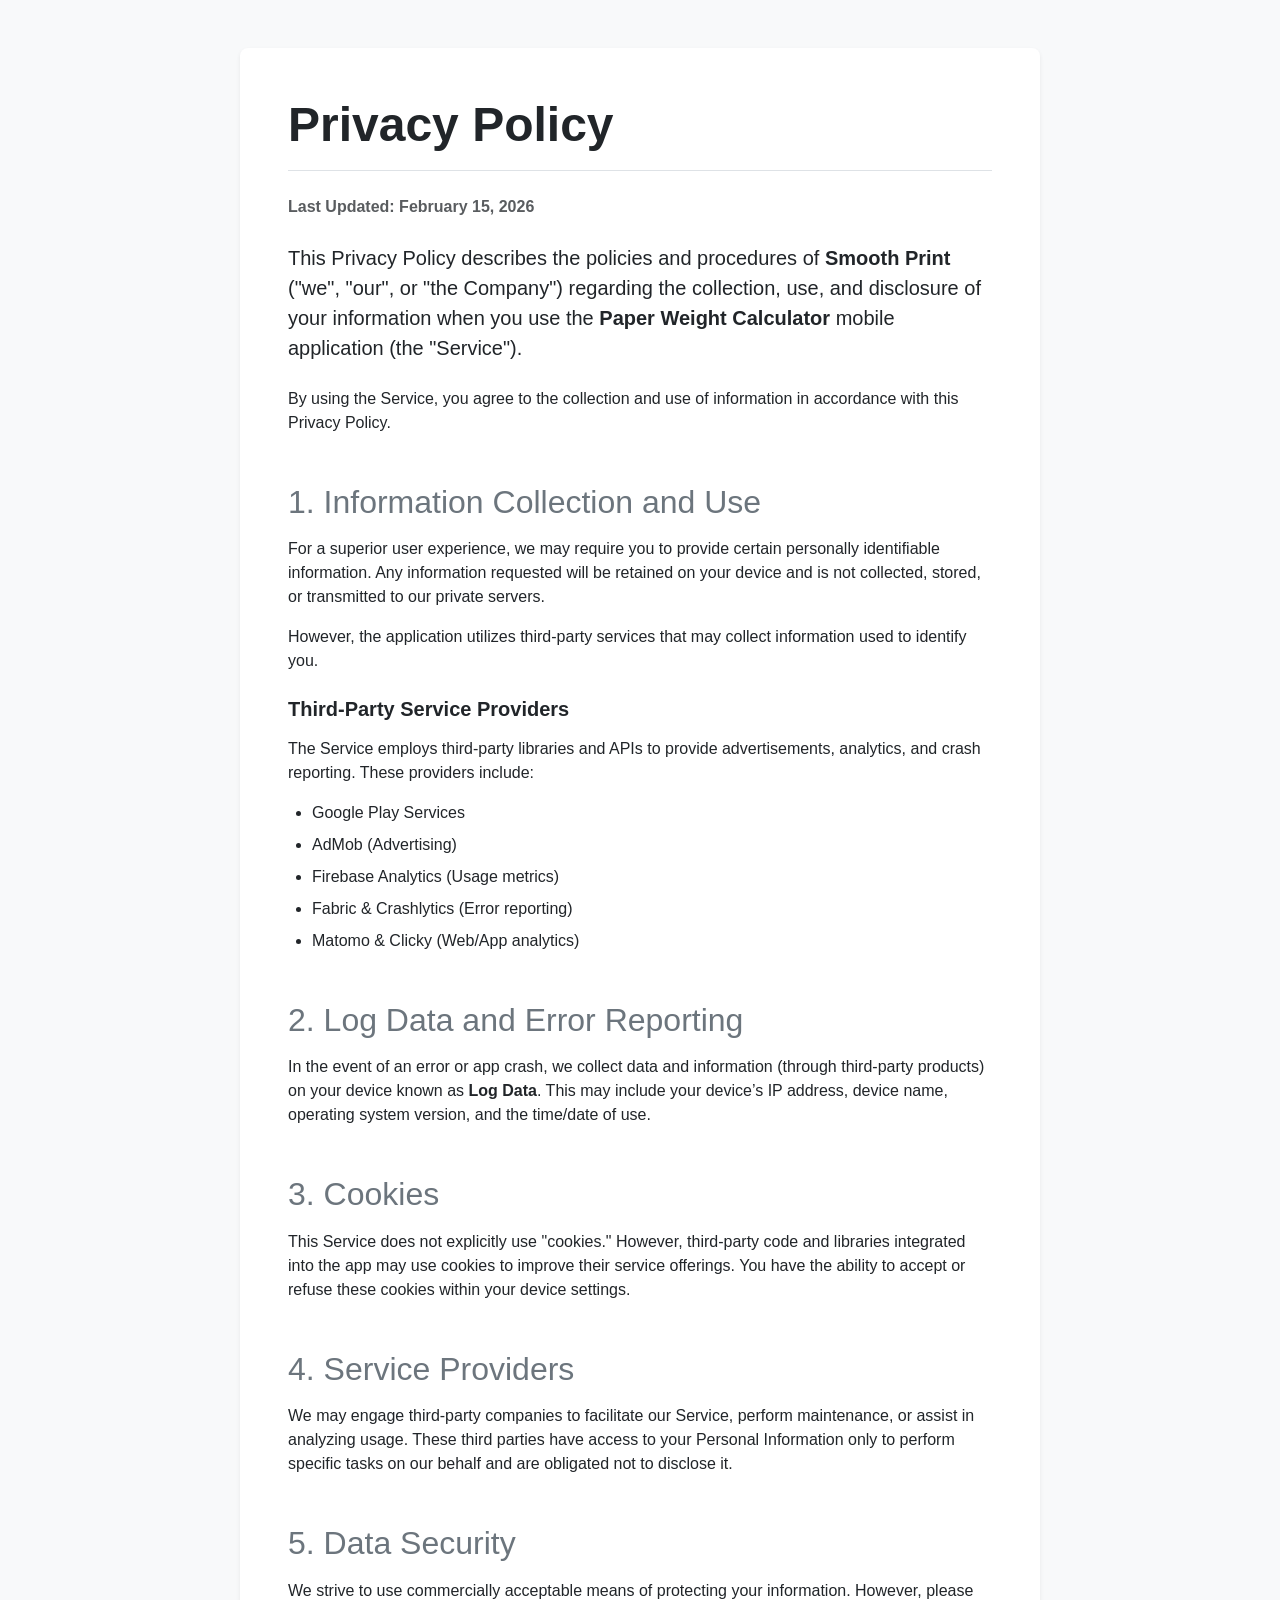
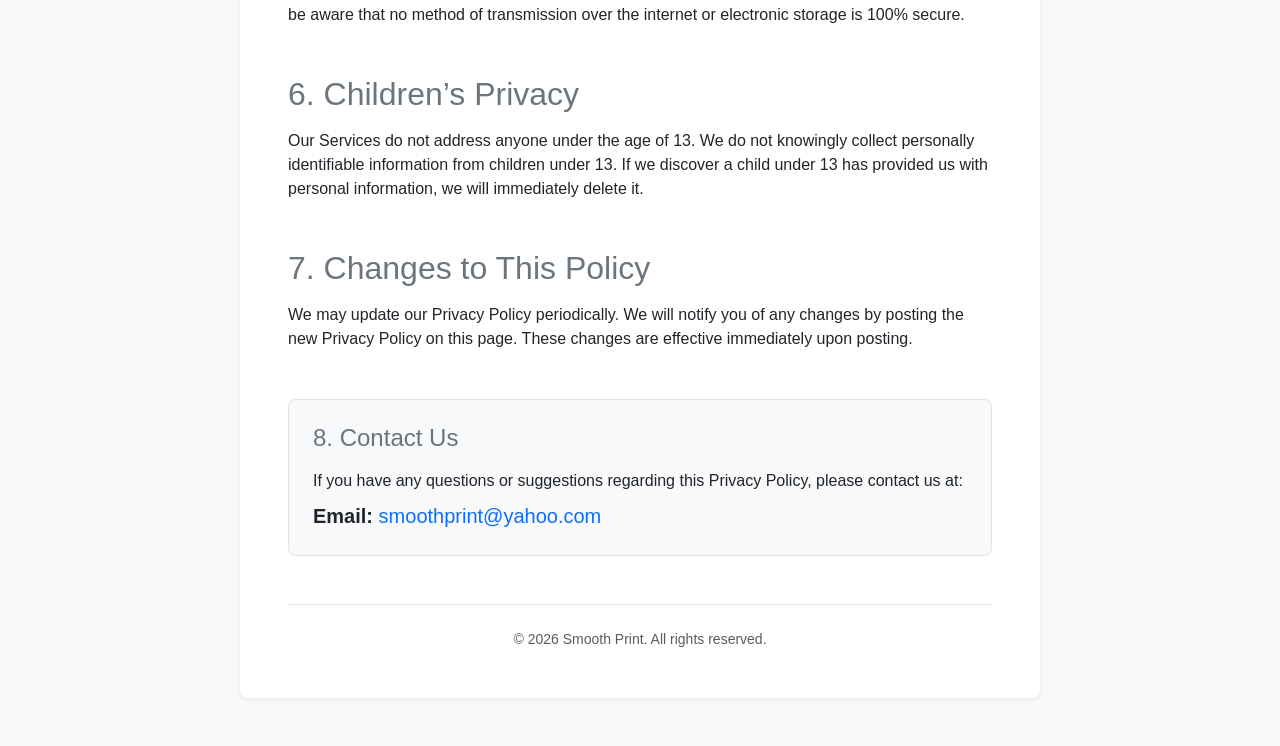
<file: pppwc.html>
<!DOCTYPE html>
<html lang="en">

<head>
    <meta charset="UTF-8">
    <meta name="viewport" content="width=device-width, initial-scale=1.0">
    <title>Privacy Policy - Paper Weight Calculator</title>
    <!-- Bootstrap 5 CSS -->
    <link href="https://cdn.jsdelivr.net/npm/bootstrap@5.0.2/dist/css/bootstrap.min.css" rel="stylesheet">
</head>

<body class="bg-light text-dark"
    style="font-family: -apple-system, BlinkMacSystemFont, 'Segoe UI', Roboto, Helvetica, Arial, sans-serif;">

    <div class="container my-5 p-4 p-md-5 bg-white rounded-3 shadow-sm" style="max-width: 800px;">
        <h1 class="border-bottom pb-3 mb-4 display-5 fw-bold">Privacy Policy</h1>
        <p class="text-muted fw-bold mb-4">Last Updated: February 15, 2026</p>

        <p class="fs-5 mb-4">This Privacy Policy describes the policies and procedures of <strong>Smooth Print</strong>
            ("we", "our", or
            "the Company") regarding the collection, use, and disclosure of your information when you use the
            <strong>Paper Weight Calculator</strong> mobile application (the "Service").
        </p>

        <p class="mb-4">By using the Service, you agree to the collection and use of information in accordance with this
            Privacy
            Policy.</p>

        <h2 class="mt-5 mb-3 text-secondary">1. Information Collection and Use</h2>
        <p>For a superior user experience, we may require you to provide certain personally identifiable information.
            Any information requested will be retained on your device and is not collected, stored, or transmitted to
            our private servers.</p>
        <p class="mb-4">However, the application utilizes third-party services that may collect information used to
            identify you.</p>

        <h3 class="mt-4 mb-3 fs-5 text-dark fw-bold">Third-Party Service Providers</h3>
        <p>The Service employs third-party libraries and APIs to provide advertisements, analytics, and crash reporting.
            These providers include:</p>
        <ul class="mb-4 ps-4">
            <li class="mb-2">Google Play Services</li>
            <li class="mb-2">AdMob (Advertising)</li>
            <li class="mb-2">Firebase Analytics (Usage metrics)</li>
            <li class="mb-2">Fabric & Crashlytics (Error reporting)</li>
            <li class="mb-2">Matomo & Clicky (Web/App analytics)</li>
        </ul>

        <h2 class="mt-5 mb-3 text-secondary">2. Log Data and Error Reporting</h2>
        <p class="mb-4">In the event of an error or app crash, we collect data and information (through third-party
            products) on your
            device known as <strong>Log Data</strong>. This may include your device’s IP address, device name, operating
            system version, and the time/date of use.</p>

        <h2 class="mt-5 mb-3 text-secondary">3. Cookies</h2>
        <p class="mb-4">This Service does not explicitly use "cookies." However, third-party code and libraries
            integrated into the
            app may use cookies to improve their service offerings. You have the ability to accept or refuse these
            cookies within your device settings.</p>

        <h2 class="mt-5 mb-3 text-secondary">4. Service Providers</h2>
        <p class="mb-4">We may engage third-party companies to facilitate our Service, perform maintenance, or assist in
            analyzing
            usage. These third parties have access to your Personal Information only to perform specific tasks on our
            behalf and are obligated not to disclose it.</p>

        <h2 class="mt-5 mb-3 text-secondary">5. Data Security</h2>
        <p class="mb-4">We strive to use commercially acceptable means of protecting your information. However, please
            be aware that
            no method of transmission over the internet or electronic storage is 100% secure.</p>

        <h2 class="mt-5 mb-3 text-secondary">6. Children’s Privacy</h2>
        <p class="mb-4">Our Services do not address anyone under the age of 13. We do not knowingly collect personally
            identifiable
            information from children under 13. If we discover a child under 13 has provided us with personal
            information, we will immediately delete it.</p>

        <h2 class="mt-5 mb-3 text-secondary">7. Changes to This Policy</h2>
        <p class="mb-5">We may update our Privacy Policy periodically. We will notify you of any changes by posting the
            new Privacy
            Policy on this page. These changes are effective immediately upon posting.</p>

        <div class="p-4 bg-light rounded-3 mb-5 border">
            <h2 class="mb-3 text-secondary h4">8. Contact Us</h2>
            <p class="mb-2">If you have any questions or suggestions regarding this Privacy Policy, please contact us
                at:</p>
            <p class="m-0 fs-5"><strong>Email:</strong> <a href="mailto:smoothprint@yahoo.com"
                    class="text-primary text-decoration-none">smoothprint@yahoo.com</a></p>
        </div>

        <div class="text-center text-muted small mt-5 pt-4 border-top">
            &copy; 2026 Smooth Print. All rights reserved.
        </div>
    </div>

</body>

</html>
</file>
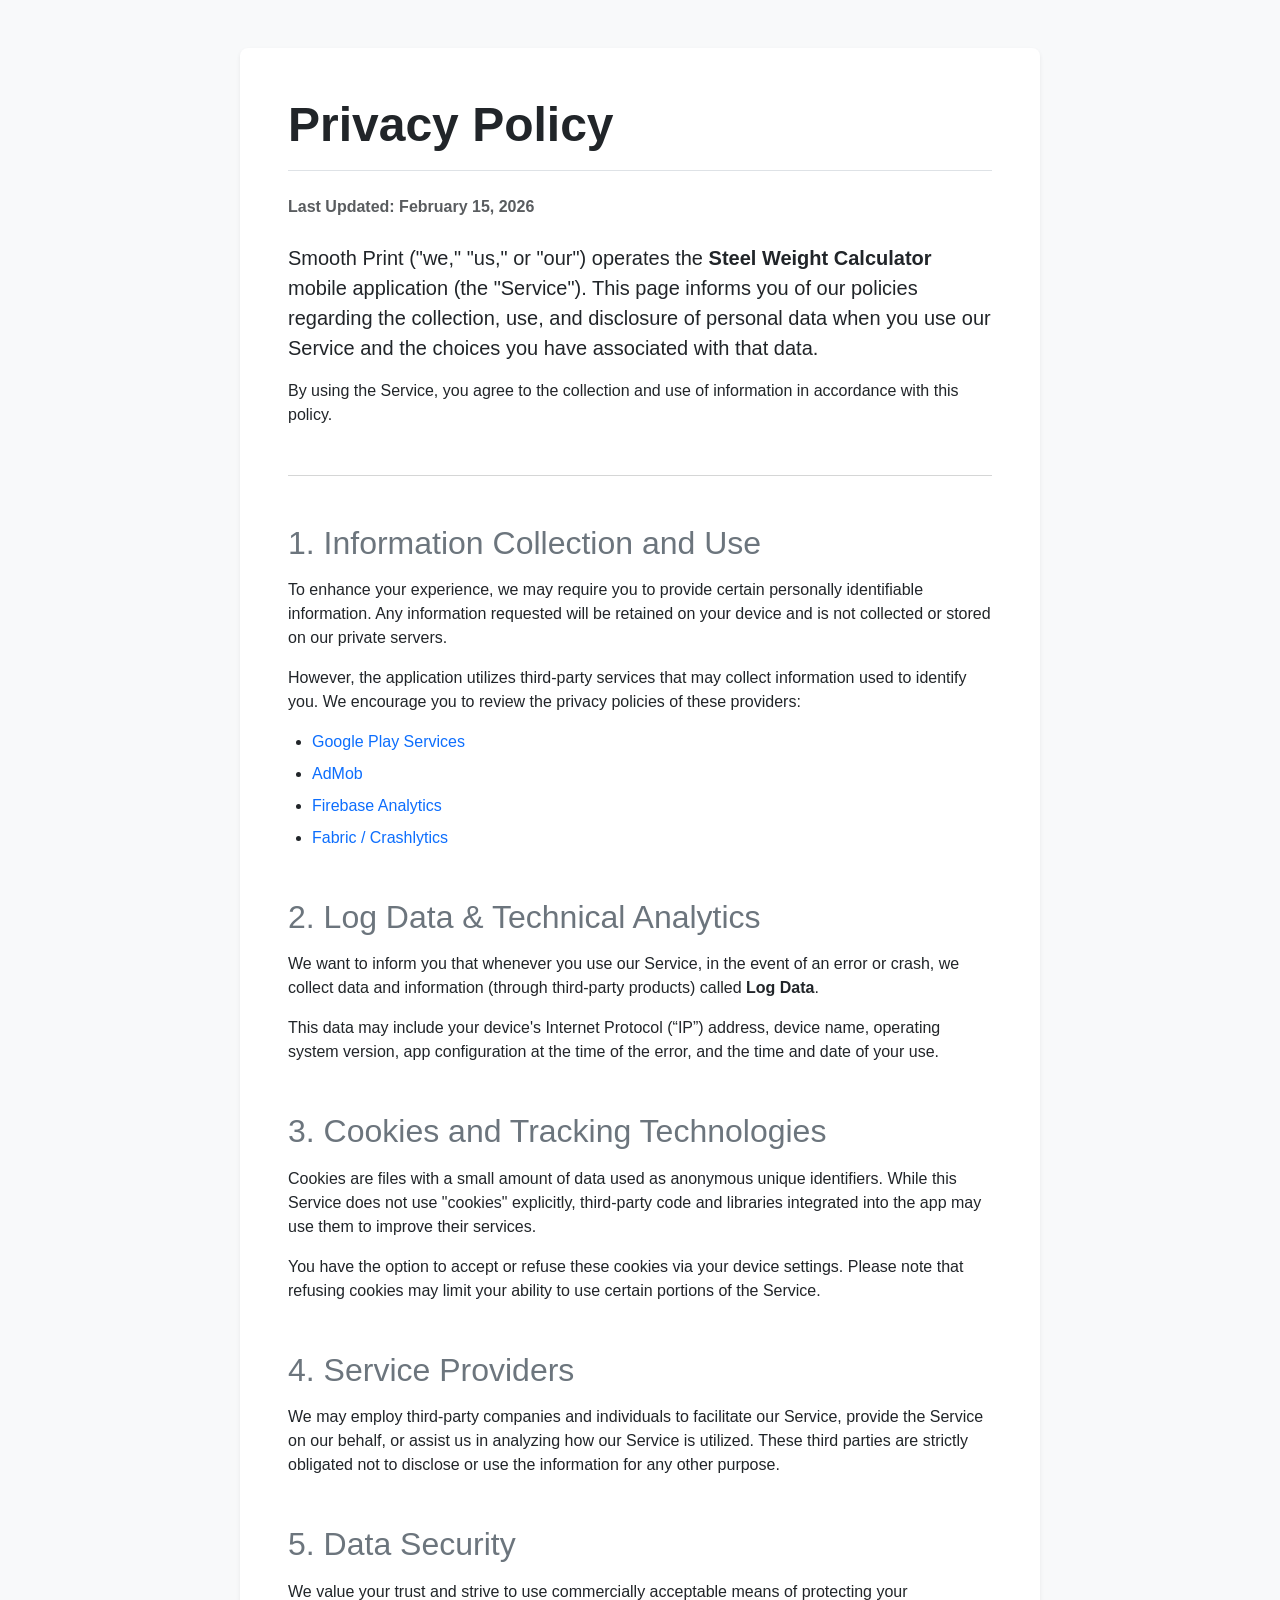
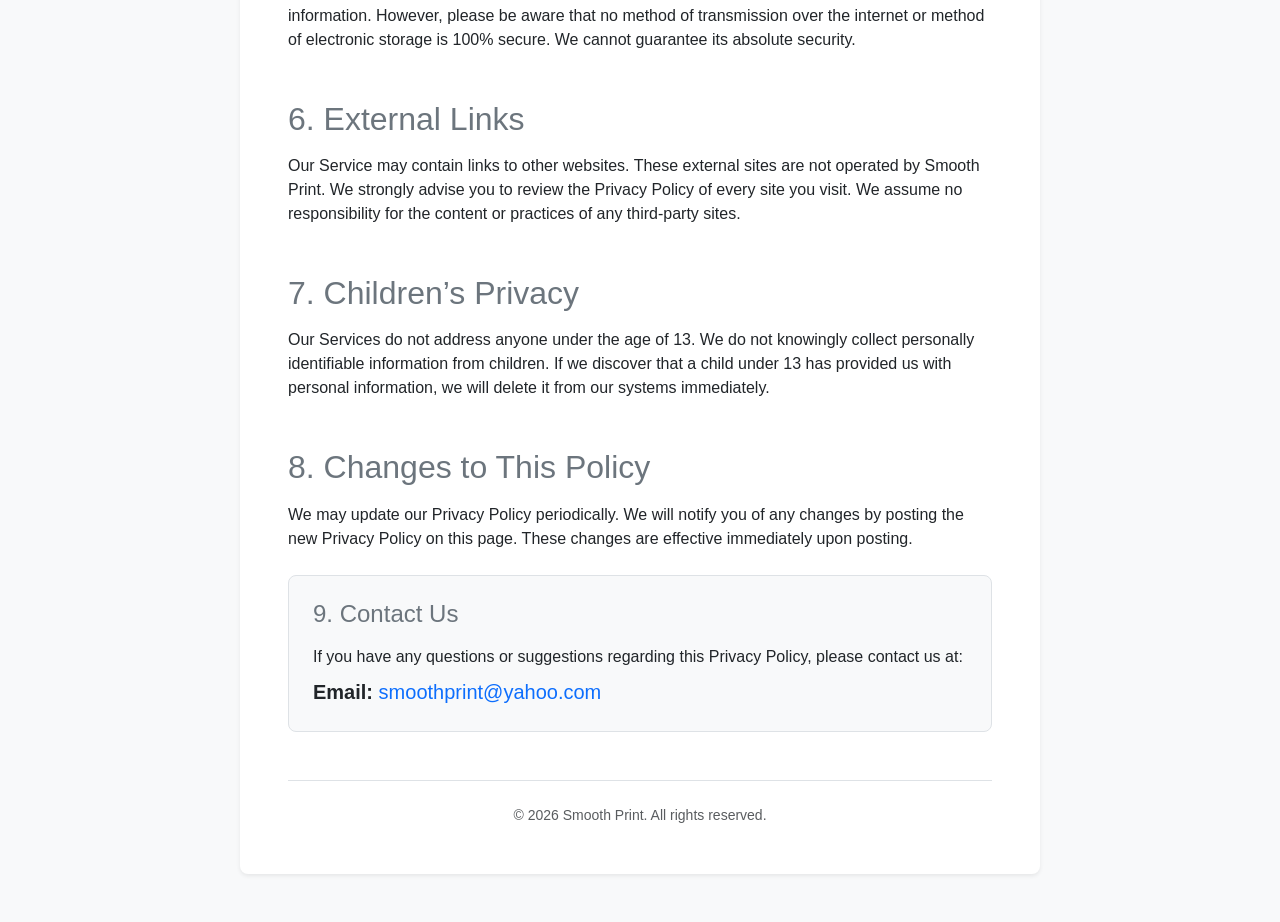
<file: ppswc.html>
<!DOCTYPE html>
<html lang="en">

<head>
    <meta charset="UTF-8">
    <meta name="viewport" content="width=device-width, initial-scale=1.0">
    <title>Privacy Policy | Steel Weight Calculator</title>
    <!-- Bootstrap 5 CSS -->
    <link href="https://cdn.jsdelivr.net/npm/bootstrap@5.0.2/dist/css/bootstrap.min.css" rel="stylesheet">
</head>

<body class="bg-light text-dark"
    style="font-family: -apple-system, BlinkMacSystemFont, 'Segoe UI', Roboto, Helvetica, Arial, sans-serif;">

    <div class="container my-5 p-4 p-md-5 bg-white rounded-3 shadow-sm" style="max-width: 800px;">
        <h1 class="border-bottom pb-3 mb-4 display-5 fw-bold">Privacy Policy</h1>
        <p class="text-muted fw-bold mb-4">Last Updated: February 15, 2026</p>

        <p class="fs-5 mb-3">Smooth Print ("we," "us," or "our") operates the <strong>Steel Weight Calculator</strong>
            mobile application
            (the "Service"). This page informs you of our policies regarding the collection, use, and disclosure of
            personal data when you use our Service and the choices you have associated with that data.</p>

        <p class="mb-4">By using the Service, you agree to the collection and use of information in accordance with this
            policy.</p>

        <hr class="my-5 text-muted opacity-25">

        <h2 class="mt-5 mb-3 text-secondary">1. Information Collection and Use</h2>
        <p class="mb-3">To enhance your experience, we may require you to provide certain personally identifiable
            information. Any
            information requested will be retained on your device and is not collected or stored on our private servers.
        </p>

        <p class="mb-3">However, the application utilizes third-party services that may collect information used to
            identify you. We
            encourage you to review the privacy policies of these providers:</p>
        <ul class="mb-4 ps-4">
            <li class="mb-2"><a href="https://www.google.com/policies/privacy/" target="_blank"
                    rel="noopener noreferrer" class="text-primary text-decoration-none">Google Play Services</a></li>
            <li class="mb-2"><a href="https://support.google.com/admob/answer/6128543?hl=en" target="_blank"
                    rel="noopener noreferrer" class="text-primary text-decoration-none">AdMob</a></li>
            <li class="mb-2"><a href="https://firebase.google.com/policies/analytics" target="_blank"
                    rel="noopener noreferrer" class="text-primary text-decoration-none">Firebase Analytics</a></li>
            <li class="mb-2"><a href="https://fabric.io/privacy" target="_blank" rel="noopener noreferrer"
                    class="text-primary text-decoration-none">Fabric / Crashlytics</a></li>
        </ul>

        <h2 class="mt-5 mb-3 text-secondary">2. Log Data & Technical Analytics</h2>
        <p class="mb-3">We want to inform you that whenever you use our Service, in the event of an error or crash, we
            collect data
            and information (through third-party products) called <strong>Log Data</strong>.</p>
        <p class="mb-4">This data may include your device's Internet Protocol (“IP”) address, device name, operating
            system version,
            app configuration at the time of the error, and the time and date of your use.</p>

        <h2 class="mt-5 mb-3 text-secondary">3. Cookies and Tracking Technologies</h2>
        <p class="mb-3">Cookies are files with a small amount of data used as anonymous unique identifiers. While this
            Service does
            not use "cookies" explicitly, third-party code and libraries integrated into the app may use them to improve
            their services.</p>
        <p class="mb-4">You have the option to accept or refuse these cookies via your device settings. Please note that
            refusing
            cookies may limit your ability to use certain portions of the Service.</p>

        <h2 class="mt-5 mb-3 text-secondary">4. Service Providers</h2>
        <p class="mb-4">We may employ third-party companies and individuals to facilitate our Service, provide the
            Service on our
            behalf, or assist us in analyzing how our Service is utilized. These third parties are strictly obligated
            not to disclose or use the information for any other purpose.</p>

        <h2 class="mt-5 mb-3 text-secondary">5. Data Security</h2>
        <p class="mb-4">We value your trust and strive to use commercially acceptable means of protecting your
            information. However,
            please be aware that no method of transmission over the internet or method of electronic storage is 100%
            secure. We cannot guarantee its absolute security.</p>

        <h2 class="mt-5 mb-3 text-secondary">6. External Links</h2>
        <p class="mb-4">Our Service may contain links to other websites. These external sites are not operated by Smooth
            Print. We
            strongly advise you to review the Privacy Policy of every site you visit. We assume no responsibility for
            the content or practices of any third-party sites.</p>

        <h2 class="mt-5 mb-3 text-secondary">7. Children’s Privacy</h2>
        <p class="mb-4">Our Services do not address anyone under the age of 13. We do not knowingly collect personally
            identifiable
            information from children. If we discover that a child under 13 has provided us with personal information,
            we will delete it from our systems immediately.</p>

        <h2 class="mt-5 mb-3 text-secondary">8. Changes to This Policy</h2>
        <p class="mb-4">We may update our Privacy Policy periodically. We will notify you of any changes by posting the
            new Privacy
            Policy on this page. These changes are effective immediately upon posting.</p>

        <div class="p-4 bg-light rounded-3 mb-5 border">
            <h2 class="mb-3 text-secondary h4">9. Contact Us</h2>
            <p class="mb-2">If you have any questions or suggestions regarding this Privacy Policy, please contact us
                at:</p>
            <p class="m-0 fs-5"><strong>Email:</strong> <a href="mailto:smoothprint@yahoo.com"
                    class="text-primary text-decoration-none">smoothprint@yahoo.com</a></p>
        </div>

        <div class="text-center text-muted small mt-5 pt-4 border-top">
            &copy; 2026 Smooth Print. All rights reserved.
        </div>
    </div>

</body>

</html>
</file>
